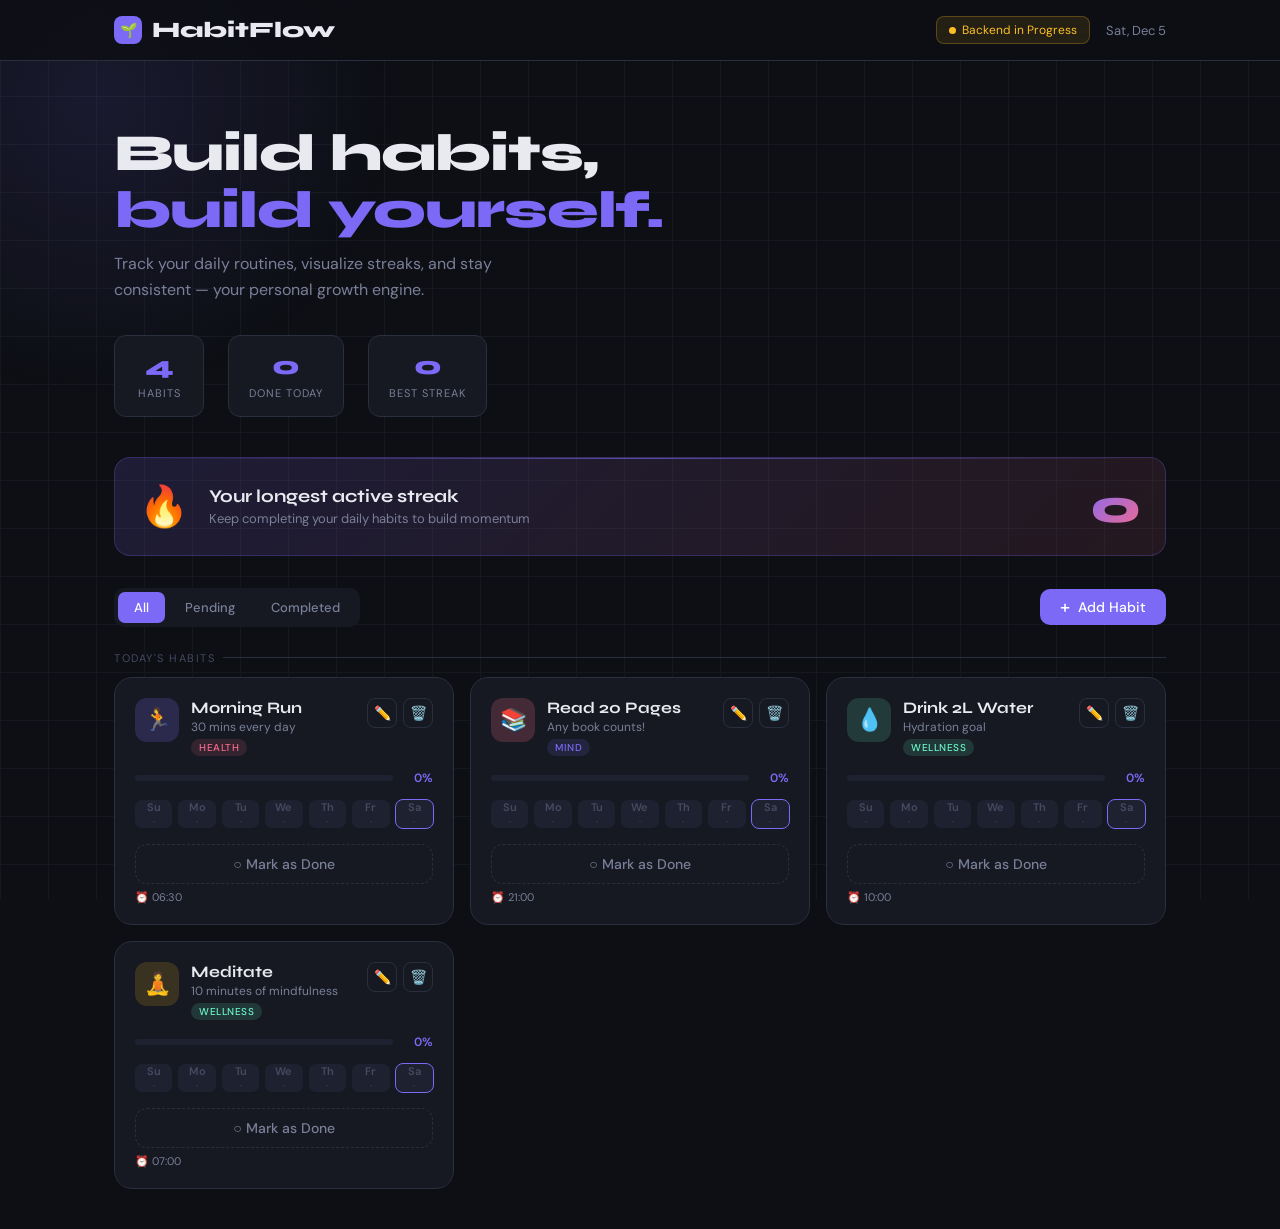
<file: src/main/resources/static/app.html>
<!DOCTYPE html>
<html lang="en">
<head>
<meta charset="UTF-8">
<meta name="viewport" content="width=device-width, initial-scale=1.0">
<title>HabitFlow — Track Your Daily Habits</title>
<link href="https://fonts.googleapis.com/css2?family=Syne:wght@400;600;700;800&family=DM+Sans:ital,wght@0,300;0,400;0,500;1,300&display=swap" rel="stylesheet">
<style>
  :root {
    --bg: #0d0f14;
    --surface: #161921;
    --surface2: #1e2230;
    --border: #2a2f3e;
    --accent: #7c6af7;
    --accent2: #f76a8c;
    --accent3: #6af7c8;
    --text: #e8eaf0;
    --text-dim: #7a7f99;
    --text-dimmer: #454a60;
    --green: #4ade80;
    --yellow: #fbbf24;
    --red: #f87171;
  }

  *, *::before, *::after { box-sizing: border-box; margin: 0; padding: 0; }

  body {
    background: var(--bg);
    color: var(--text);
    font-family: 'DM Sans', sans-serif;
    min-height: 100vh;
    overflow-x: hidden;
  }

  /* Background grid */
  body::before {
    content: '';
    position: fixed;
    inset: 0;
    background-image:
      linear-gradient(var(--border) 1px, transparent 1px),
      linear-gradient(90deg, var(--border) 1px, transparent 1px);
    background-size: 48px 48px;
    opacity: 0.3;
    pointer-events: none;
    z-index: 0;
  }

  body::after {
    content: '';
    position: fixed;
    top: -200px; left: -200px;
    width: 600px; height: 600px;
    background: radial-gradient(circle, rgba(124,106,247,0.12) 0%, transparent 70%);
    pointer-events: none;
    z-index: 0;
    animation: orb 8s ease-in-out infinite alternate;
  }

  @keyframes orb {
    to { transform: translate(60px, 80px); }
  }

  .container {
    max-width: 1100px;
    margin: 0 auto;
    padding: 0 24px;
    position: relative;
    z-index: 1;
  }

  /* NAV */
  nav {
    position: sticky; top: 0; z-index: 100;
    background: rgba(13,15,20,0.85);
    backdrop-filter: blur(16px);
    border-bottom: 1px solid var(--border);
    padding: 16px 0;
  }
  nav .inner {
    max-width: 1100px; margin: 0 auto; padding: 0 24px;
    display: flex; align-items: center; justify-content: space-between;
  }
  .logo {
    font-family: 'Syne', sans-serif;
    font-weight: 800; font-size: 22px;
    display: flex; align-items: center; gap: 10px;
  }
  .logo-dot {
    width: 28px; height: 28px;
    background: var(--accent);
    border-radius: 8px;
    display: flex; align-items: center; justify-content: center;
    font-size: 14px;
  }
  .nav-badge {
    background: rgba(124,106,247,0.15);
    border: 1px solid rgba(124,106,247,0.3);
    color: var(--accent);
    padding: 4px 12px;
    border-radius: 20px;
    font-size: 12px;
    font-weight: 500;
    letter-spacing: 0.5px;
    animation: pulse-badge 2s ease-in-out infinite;
  }
  @keyframes pulse-badge {
    0%,100% { opacity:1; } 50% { opacity:0.6; }
  }
  .nav-right { display: flex; align-items: center; gap: 16px; }
  .nav-date { font-size: 13px; color: var(--text-dim); }

  /* HERO */
  .hero {
    padding: 64px 0 40px;
    display: flex; align-items: center; justify-content: space-between;
    gap: 32px;
  }
  .hero h1 {
    font-family: 'Syne', sans-serif;
    font-size: clamp(32px,5vw,52px);
    font-weight: 800;
    line-height: 1.1;
    letter-spacing: -1px;
  }
  .hero h1 span { color: var(--accent); }
  .hero p { color: var(--text-dim); margin-top: 12px; font-size: 16px; line-height: 1.6; max-width: 440px; }
  .hero-stats {
    display: flex; gap: 24px;
    margin-top: 32px;
  }
  .stat-pill {
    background: var(--surface);
    border: 1px solid var(--border);
    border-radius: 12px;
    padding: 14px 20px;
    text-align: center;
    min-width: 90px;
  }
  .stat-pill .num {
    font-family: 'Syne', sans-serif;
    font-size: 26px;
    font-weight: 800;
    color: var(--accent);
    display: block;
  }
  .stat-pill .lbl { font-size: 11px; color: var(--text-dim); text-transform: uppercase; letter-spacing: 1px; }

  /* STREAK BANNER */
  .streak-banner {
    background: linear-gradient(135deg, rgba(124,106,247,0.15), rgba(247,106,140,0.1));
    border: 1px solid rgba(124,106,247,0.25);
    border-radius: 16px;
    padding: 20px 24px;
    display: flex; align-items: center; gap: 20px;
    margin-bottom: 32px;
    position: relative; overflow: hidden;
  }
  .streak-banner::before {
    content: '';
    position: absolute; top: 0; left: 0; right: 0; height: 1px;
    background: linear-gradient(90deg, transparent, rgba(124,106,247,0.6), transparent);
  }
  .streak-fire { font-size: 40px; }
  .streak-text strong {
    font-family: 'Syne', sans-serif;
    font-size: 18px; font-weight: 700; display: block;
  }
  .streak-text span { font-size: 13px; color: var(--text-dim); }
  .streak-days {
    margin-left: auto;
    font-family: 'Syne', sans-serif;
    font-size: 48px; font-weight: 800;
    background: linear-gradient(135deg, var(--accent), var(--accent2));
    -webkit-background-clip: text; -webkit-text-fill-color: transparent;
  }

  /* TOOLBAR */
  .toolbar {
    display: flex; align-items: center; gap: 12px;
    margin-bottom: 24px; flex-wrap: wrap;
  }
  .filter-tabs { display: flex; gap: 4px; background: var(--surface); border-radius: 10px; padding: 4px; }
  .filter-tab {
    padding: 7px 16px; border-radius: 7px; border: none;
    background: none; color: var(--text-dim);
    font-family: 'DM Sans', sans-serif; font-size: 13px; font-weight: 500;
    cursor: pointer; transition: all 0.2s;
  }
  .filter-tab.active { background: var(--accent); color: #fff; }
  .filter-tab:hover:not(.active) { color: var(--text); }

  .btn-add {
    margin-left: auto;
    background: var(--accent);
    color: #fff; border: none;
    padding: 9px 20px; border-radius: 10px;
    font-family: 'DM Sans', sans-serif; font-size: 14px; font-weight: 500;
    cursor: pointer; display: flex; align-items: center; gap: 8px;
    transition: all 0.2s;
  }
  .btn-add:hover { background: #6b5af0; transform: translateY(-1px); box-shadow: 0 8px 20px rgba(124,106,247,0.3); }
  .btn-add .icon { font-size: 18px; line-height: 1; }

  /* HABIT GRID */
  .habits-grid {
    display: grid;
    grid-template-columns: repeat(auto-fill, minmax(320px, 1fr));
    gap: 16px;
    margin-bottom: 40px;
  }

  .habit-card {
    background: var(--surface);
    border: 1px solid var(--border);
    border-radius: 18px;
    padding: 20px;
    position: relative; overflow: hidden;
    transition: all 0.25s;
    animation: cardIn 0.4s ease backwards;
    cursor: pointer;
  }
  .habit-card:hover { border-color: rgba(124,106,247,0.4); transform: translateY(-2px); box-shadow: 0 12px 32px rgba(0,0,0,0.3); }
  .habit-card.completed { border-color: rgba(74,222,128,0.3); }
  .habit-card.completed::before {
    content: '';
    position: absolute; inset: 0;
    background: linear-gradient(135deg, rgba(74,222,128,0.05), transparent);
    pointer-events: none;
  }

  @keyframes cardIn {
    from { opacity: 0; transform: translateY(16px); }
    to { opacity: 1; transform: translateY(0); }
  }

  .habit-top { display: flex; align-items: flex-start; justify-content: space-between; margin-bottom: 14px; }
  .habit-icon-wrap {
    width: 44px; height: 44px;
    border-radius: 12px;
    display: flex; align-items: center; justify-content: center;
    font-size: 22px;
    flex-shrink: 0;
  }
  .habit-meta { flex: 1; padding: 0 12px; }
  .habit-name {
    font-family: 'Syne', sans-serif;
    font-size: 16px; font-weight: 700;
    margin-bottom: 2px;
  }
  .habit-desc { font-size: 12px; color: var(--text-dim); }

  .habit-actions { display: flex; gap: 6px; }
  .act-btn {
    width: 30px; height: 30px; border-radius: 8px;
    border: 1px solid var(--border); background: none;
    color: var(--text-dim); font-size: 14px;
    cursor: pointer; display: flex; align-items: center; justify-content: center;
    transition: all 0.2s;
  }
  .act-btn:hover { background: var(--surface2); color: var(--text); }
  .act-btn.del:hover { border-color: var(--red); color: var(--red); }

  /* Progress bar */
  .prog-row { display: flex; align-items: center; gap: 10px; margin-bottom: 14px; }
  .prog-bar-bg {
    flex: 1; height: 6px; background: var(--surface2); border-radius: 99px; overflow: hidden;
  }
  .prog-bar-fill {
    height: 100%; border-radius: 99px;
    background: linear-gradient(90deg, var(--accent), var(--accent2));
    transition: width 0.5s cubic-bezier(0.34,1.56,0.64,1);
  }
  .prog-pct { font-size: 12px; font-weight: 600; color: var(--accent); min-width: 30px; text-align: right; }

  /* Week dots */
  .week-dots { display: flex; gap: 6px; margin-bottom: 16px; }
  .day-dot {
    flex: 1; height: 28px; border-radius: 7px;
    display: flex; flex-direction: column; align-items: center; justify-content: center;
    font-size: 9px; color: var(--text-dimmer);
    background: var(--surface2);
    transition: all 0.2s;
    cursor: default;
    position: relative;
  }
  .day-dot.done { background: rgba(124,106,247,0.2); color: var(--accent); }
  .day-dot.today { ring: 1px solid var(--accent); outline: 1.5px solid var(--accent); }
  .day-dot .dot-day { font-weight: 600; font-size: 11px; margin-bottom: 1px; }
  .day-dot .dot-check { font-size: 10px; }

  /* Check button */
  .check-btn {
    width: 100%; padding: 10px;
    border-radius: 12px; border: 1.5px dashed var(--border);
    background: none; color: var(--text-dim);
    font-family: 'DM Sans', sans-serif; font-size: 14px; font-weight: 500;
    cursor: pointer; display: flex; align-items: center; justify-content: center; gap: 8px;
    transition: all 0.25s;
  }
  .check-btn:hover { border-color: var(--green); color: var(--green); background: rgba(74,222,128,0.05); }
  .check-btn.done {
    border-style: solid; border-color: rgba(74,222,128,0.4);
    background: rgba(74,222,128,0.08); color: var(--green);
  }

  /* Streak badge */
  .streak-badge {
    position: absolute; top: 16px; right: 16px;
    background: linear-gradient(135deg, #f59e0b, #ef4444);
    border-radius: 8px; padding: 3px 8px;
    font-size: 11px; font-weight: 700; color: #fff;
    display: flex; align-items: center; gap: 3px;
  }

  /* MODAL */
  .modal-overlay {
    position: fixed; inset: 0; z-index: 200;
    background: rgba(0,0,0,0.7);
    backdrop-filter: blur(8px);
    display: flex; align-items: center; justify-content: center;
    opacity: 0; pointer-events: none;
    transition: opacity 0.2s;
  }
  .modal-overlay.open { opacity: 1; pointer-events: all; }
  .modal {
    background: var(--surface);
    border: 1px solid var(--border);
    border-radius: 24px;
    padding: 32px;
    width: 100%; max-width: 440px; margin: 16px;
    transform: scale(0.95) translateY(8px);
    transition: all 0.25s cubic-bezier(0.34,1.2,0.64,1);
  }
  .modal-overlay.open .modal { transform: scale(1) translateY(0); }
  .modal h3 {
    font-family: 'Syne', sans-serif;
    font-size: 22px; font-weight: 800; margin-bottom: 24px;
    display: flex; align-items: center; gap: 10px;
  }

  .form-group { margin-bottom: 16px; }
  .form-group label { display: block; font-size: 12px; font-weight: 500; color: var(--text-dim); margin-bottom: 6px; text-transform: uppercase; letter-spacing: 0.5px; }
  .form-group input, .form-group select, .form-group textarea {
    width: 100%; background: var(--surface2); border: 1px solid var(--border);
    border-radius: 10px; padding: 11px 14px;
    color: var(--text); font-family: 'DM Sans', sans-serif; font-size: 14px;
    outline: none; transition: border-color 0.2s;
  }
  .form-group input:focus, .form-group select:focus, .form-group textarea:focus { border-color: var(--accent); }
  .form-group textarea { resize: vertical; min-height: 70px; }
  .form-group select option { background: #1e2230; }

  .emoji-grid { display: flex; flex-wrap: wrap; gap: 8px; }
  .emoji-btn {
    width: 40px; height: 40px; border-radius: 10px;
    border: 1.5px solid var(--border); background: var(--surface2);
    font-size: 18px; cursor: pointer; display: flex; align-items: center; justify-content: center;
    transition: all 0.15s;
  }
  .emoji-btn.sel { border-color: var(--accent); background: rgba(124,106,247,0.15); }
  .emoji-btn:hover { border-color: var(--text-dim); }

  .color-grid { display: flex; gap: 8px; flex-wrap: wrap; }
  .color-btn {
    width: 28px; height: 28px; border-radius: 8px;
    border: 2px solid transparent; cursor: pointer;
    transition: all 0.15s;
  }
  .color-btn.sel { border-color: #fff; transform: scale(1.15); }

  .modal-footer { display: flex; gap: 10px; margin-top: 24px; }
  .btn-cancel {
    flex: 1; padding: 12px;
    background: var(--surface2); border: 1px solid var(--border);
    color: var(--text-dim); border-radius: 12px;
    font-family: 'DM Sans', sans-serif; font-size: 14px; font-weight: 500;
    cursor: pointer; transition: all 0.2s;
  }
  .btn-cancel:hover { color: var(--text); }
  .btn-save {
    flex: 2; padding: 12px;
    background: var(--accent); border: none;
    color: #fff; border-radius: 12px;
    font-family: 'DM Sans', sans-serif; font-size: 14px; font-weight: 600;
    cursor: pointer; transition: all 0.2s;
  }
  .btn-save:hover { background: #6b5af0; }

  /* TOAST */
  .toast-container { position: fixed; bottom: 24px; right: 24px; z-index: 300; display: flex; flex-direction: column; gap: 8px; }
  .toast {
    background: var(--surface);
    border: 1px solid var(--border);
    border-radius: 12px; padding: 12px 18px;
    display: flex; align-items: center; gap: 10px;
    font-size: 14px; min-width: 220px;
    animation: toastIn 0.3s ease;
    box-shadow: 0 8px 24px rgba(0,0,0,0.3);
  }
  @keyframes toastIn {
    from { opacity: 0; transform: translateX(16px); }
    to { opacity: 1; transform: translateX(0); }
  }
  .toast.success { border-color: rgba(74,222,128,0.3); }
  .toast.error { border-color: rgba(248,113,113,0.3); }

  /* EMPTY STATE */
  .empty-state {
    grid-column: 1/-1;
    text-align: center; padding: 60px 20px;
  }
  .empty-state .icon { font-size: 52px; margin-bottom: 16px; }
  .empty-state h3 { font-family: 'Syne', sans-serif; font-size: 22px; font-weight: 700; margin-bottom: 8px; }
  .empty-state p { color: var(--text-dim); font-size: 14px; }

  /* API status */
  .api-status {
    display: inline-flex; align-items: center; gap: 6px;
    background: rgba(251,191,36,0.1);
    border: 1px solid rgba(251,191,36,0.25);
    border-radius: 8px; padding: 5px 12px;
    font-size: 12px; color: var(--yellow);
  }
  .api-dot { width: 7px; height: 7px; border-radius: 50%; background: var(--yellow); animation: blink 1.5s ease-in-out infinite; }
  @keyframes blink { 0%,100%{opacity:1} 50%{opacity:0.3} }

  /* SECTION LABEL */
  .section-label {
    font-size: 11px; text-transform: uppercase; letter-spacing: 1.5px;
    color: var(--text-dimmer); margin-bottom: 12px;
    display: flex; align-items: center; gap: 8px;
  }
  .section-label::after { content: ''; flex: 1; height: 1px; background: var(--border); }

  /* SCROLLBAR */
  ::-webkit-scrollbar { width: 6px; }
  ::-webkit-scrollbar-track { background: transparent; }
  ::-webkit-scrollbar-thumb { background: var(--border); border-radius: 99px; }

  /* REMINDER BADGE */
  .reminder-badge {
    font-size: 11px; color: var(--text-dim);
    display: flex; align-items: center; gap: 4px; margin-top: 6px;
  }

  .category-chip {
    display: inline-block; font-size: 10px; padding: 2px 8px;
    border-radius: 20px; margin-top: 4px; font-weight: 500;
    text-transform: uppercase; letter-spacing: 0.5px;
  }
</style>
</head>
<body>

<nav>
  <div class="inner">
    <div class="logo">
      <div class="logo-dot">🌱</div>
      HabitFlow
    </div>
    <div class="nav-right">
      <div class="api-status"><div class="api-dot"></div> Backend in Progress</div>
      <div class="nav-date" id="navDate"></div>
    </div>
  </div>
</nav>

<div class="container">
  <div class="hero">
    <div>
      <h1>Build habits,<br><span>build yourself.</span></h1>
      <p>Track your daily routines, visualize streaks, and stay consistent — your personal growth engine.</p>
      <div class="hero-stats">
        <div class="stat-pill"><span class="num" id="totalHabits">0</span><span class="lbl">Habits</span></div>
        <div class="stat-pill"><span class="num" id="todayDone">0</span><span class="lbl">Done Today</span></div>
        <div class="stat-pill"><span class="num" id="bestStreak">0</span><span class="lbl">Best Streak</span></div>
      </div>
    </div>
  </div>

  <div class="streak-banner" id="streakBanner">
    <div class="streak-fire">🔥</div>
    <div class="streak-text">
      <strong>Your longest active streak</strong>
      <span>Keep completing your daily habits to build momentum</span>
    </div>
    <div class="streak-days" id="streakNum">0</div>
  </div>

  <div class="toolbar">
    <div class="filter-tabs">
      <button class="filter-tab active" onclick="setFilter('all', this)">All</button>
      <button class="filter-tab" onclick="setFilter('pending', this)">Pending</button>
      <button class="filter-tab" onclick="setFilter('done', this)">Completed</button>
    </div>
    <button class="btn-add" onclick="openModal()"><span class="icon">+</span> Add Habit</button>
  </div>

  <div class="section-label">Today's Habits</div>

  <div class="habits-grid" id="habitsGrid"></div>
</div>

<!-- Modal -->
<div class="modal-overlay" id="modalOverlay" onclick="closeOnBackdrop(event)">
  <div class="modal">
    <h3>✨ New Habit</h3>
    <div class="form-group">
      <label>Habit Name</label>
      <input type="text" id="habitName" placeholder="e.g. Morning Run, Read 30 min..." maxlength="40">
    </div>
    <div class="form-group">
      <label>Description</label>
      <textarea id="habitDesc" placeholder="What's your goal? (optional)"></textarea>
    </div>
    <div class="form-group">
      <label>Icon</label>
      <div class="emoji-grid" id="emojiGrid"></div>
    </div>
    <div class="form-group">
      <label>Color</label>
      <div class="color-grid" id="colorGrid"></div>
    </div>
    <div class="form-group">
      <label>Category</label>
      <select id="habitCategory">
        <option value="health">💪 Health & Fitness</option>
        <option value="mind">🧠 Mind & Learning</option>
        <option value="wellness">🧘 Wellness</option>
        <option value="productivity">⚡ Productivity</option>
        <option value="social">🤝 Social</option>
        <option value="custom">🎯 Custom</option>
      </select>
    </div>
    <div class="form-group">
      <label>Reminder Time (UI only)</label>
      <input type="time" id="habitReminder" value="08:00">
    </div>
    <div class="modal-footer">
      <button class="btn-cancel" onclick="closeModal()">Cancel</button>
      <button class="btn-save" onclick="saveHabit()">Create Habit</button>
    </div>
  </div>
</div>

<!-- Toasts -->
<div class="toast-container" id="toastContainer"></div>

<script>
// ─── DATA ────────────────────────────────────────────────────
const EMOJIS = ['🏃','📚','💧','🧘','🥗','✍️','💪','🎵','🌿','😴','🧠','🎨','💻','📱','☀️','🚴','🏊','🎯','🧹','🫁'];
const COLORS = [
  { bg: 'rgba(124,106,247,0.2)', icon: '#7c6af7', name: 'purple' },
  { bg: 'rgba(247,106,140,0.2)', icon: '#f76a8c', name: 'pink' },
  { bg: 'rgba(106,247,200,0.15)', icon: '#6af7c8', name: 'teal' },
  { bg: 'rgba(251,191,36,0.15)', icon: '#fbbf24', name: 'yellow' },
  { bg: 'rgba(74,222,128,0.15)', icon: '#4ade80', name: 'green' },
  { bg: 'rgba(96,165,250,0.15)', icon: '#60a5fa', name: 'blue' },
  { bg: 'rgba(248,113,113,0.15)', icon: '#f87171', name: 'red' },
  { bg: 'rgba(192,132,252,0.15)', icon: '#c084fc', name: 'lavender' },
];
const CATEGORY_COLORS = { health:'#f76a8c', mind:'#7c6af7', wellness:'#6af7c8', productivity:'#fbbf24', social:'#60a5fa', custom:'#c084fc' };
const DAYS = ['Su','Mo','Tu','We','Th','Fr','Sa'];
const today = new Date();

let habits = JSON.parse(localStorage.getItem('habits') || '[]');
let selectedEmoji = EMOJIS[0];
let selectedColor = COLORS[0];
let currentFilter = 'all';
let editingId = null;

// ─── NAV DATE ────────────────────────────────────────────────
document.getElementById('navDate').textContent = today.toLocaleDateString('en-US', { weekday:'short', month:'short', day:'numeric' });

// ─── SEED DATA (first load) ─────────────────────────────────
if (!habits.length) {
  habits = [
    { id: 1, name: 'Morning Run', desc: '30 mins every day', emoji: '🏃', color: COLORS[0], category: 'health', reminder: '06:30', completedDates: [] },
    { id: 2, name: 'Read 20 Pages', desc: 'Any book counts!', emoji: '📚', color: COLORS[1], category: 'mind', reminder: '21:00', completedDates: [] },
    { id: 3, name: 'Drink 2L Water', desc: 'Hydration goal', emoji: '💧', color: COLORS[2], category: 'wellness', reminder: '10:00', completedDates: [] },
    { id: 4, name: 'Meditate', desc: '10 minutes of mindfulness', emoji: '🧘', color: COLORS[3], category: 'wellness', reminder: '07:00', completedDates: [] },
  ];
  save();
}

// ─── HELPERS ─────────────────────────────────────────────────
function save() { localStorage.setItem('habits', JSON.stringify(habits)); }
function todayStr() { return today.toISOString().slice(0,10); }
function isCompletedToday(h) { return h.completedDates.includes(todayStr()); }
function getStreak(h) {
  let streak = 0, d = new Date();
  for (let i = 0; i < 365; i++) {
    const s = d.toISOString().slice(0,10);
    if (h.completedDates.includes(s)) { streak++; d.setDate(d.getDate()-1); }
    else break;
  }
  return streak;
}
function getWeekDates() {
  const w = [];
  for (let i = 6; i >= 0; i--) {
    const d = new Date(); d.setDate(d.getDate()-i);
    w.push(d.toISOString().slice(0,10));
  }
  return w;
}
function getPct(h) {
  if (!h.completedDates.length) return 0;
  const w = getWeekDates();
  const done = w.filter(d => h.completedDates.includes(d)).length;
  return Math.round((done/7)*100);
}

// ─── STATS ──────────────────────────────────────────────────
function updateStats() {
  document.getElementById('totalHabits').textContent = habits.length;
  document.getElementById('todayDone').textContent = habits.filter(isCompletedToday).length;
  const best = habits.reduce((m, h) => Math.max(m, getStreak(h)), 0);
  document.getElementById('bestStreak').textContent = best;
  document.getElementById('streakNum').textContent = best;
}

// ─── RENDER ─────────────────────────────────────────────────
function render() {
  updateStats();
  const grid = document.getElementById('habitsGrid');
  grid.innerHTML = '';

  let filtered = habits;
  if (currentFilter === 'done') filtered = habits.filter(isCompletedToday);
  if (currentFilter === 'pending') filtered = habits.filter(h => !isCompletedToday(h));

  if (!filtered.length) {
    grid.innerHTML = `<div class="empty-state">
      <div class="icon">${currentFilter==='done'?'🎉':'🌱'}</div>
      <h3>${currentFilter==='done'?'None completed yet today':'All caught up!'}</h3>
      <p>${currentFilter==='done'?'Start checking off your habits!':'Add a new habit to start tracking.'}</p>
    </div>`;
    return;
  }

  const week = getWeekDates();
  filtered.forEach((h, idx) => {
    const done = isCompletedToday(h);
    const streak = getStreak(h);
    const pct = getPct(h);
    const catColor = CATEGORY_COLORS[h.category] || '#7c6af7';

    const card = document.createElement('div');
    card.className = 'habit-card' + (done ? ' completed' : '');
    card.style.animationDelay = `${idx*0.06}s`;

    // Week dots
    const dotsHTML = week.map((d, i) => {
      const dayObj = new Date(d + 'T00:00:00');
      const dayLetter = DAYS[dayObj.getDay()];
      const isDone = h.completedDates.includes(d);
      const isToday = d === todayStr();
      return `<div class="day-dot ${isDone?'done':''} ${isToday?'today':''}">
        <span class="dot-day">${dayLetter}</span>
        <span class="dot-check">${isDone?'✓':'·'}</span>
      </div>`;
    }).join('');

    card.innerHTML = `
      ${streak >= 3 ? `<div class="streak-badge">🔥 ${streak}d</div>` : ''}
      <div class="habit-top">
        <div class="habit-icon-wrap" style="background:${h.color.bg}">
          <span style="font-size:22px">${h.emoji}</span>
        </div>
        <div class="habit-meta">
          <div class="habit-name">${h.name}</div>
          <div class="habit-desc">${h.desc || ''}</div>
          <span class="category-chip" style="background:${catColor}22;color:${catColor}">${h.category}</span>
        </div>
        <div class="habit-actions">
          <button class="act-btn" title="Edit" onclick="editHabit(${h.id}, event)">✏️</button>
          <button class="act-btn del" title="Delete" onclick="deleteHabit(${h.id}, event)">🗑️</button>
        </div>
      </div>
      <div class="prog-row">
        <div class="prog-bar-bg"><div class="prog-bar-fill" style="width:${pct}%"></div></div>
        <span class="prog-pct">${pct}%</span>
      </div>
      <div class="week-dots">${dotsHTML}</div>
      <button class="check-btn ${done?'done':''}" onclick="toggleHabit(${h.id}, event)">
        ${done ? '✅ Completed Today' : '○ Mark as Done'}
      </button>
      <div class="reminder-badge">⏰ ${h.reminder || '—'}</div>
    `;
    grid.appendChild(card);
  });
}

// ─── TOGGLE ─────────────────────────────────────────────────
function toggleHabit(id, e) {
  e.stopPropagation();
  const h = habits.find(x => x.id === id);
  if (!h) return;
  const t = todayStr();
  if (h.completedDates.includes(t)) {
    h.completedDates = h.completedDates.filter(d => d !== t);
    toast('Habit unchecked', '↩️');
  } else {
    h.completedDates.push(t);
    const s = getStreak(h);
    toast(s >= 3 ? `🔥 ${s}-day streak! Keep it up!` : '✅ Habit completed!', s >= 3 ? '🎉' : '✅', 'success');
  }
  save(); render();
}

// ─── DELETE ─────────────────────────────────────────────────
function deleteHabit(id, e) {
  e.stopPropagation();
  if (!confirm('Delete this habit?')) return;
  habits = habits.filter(h => h.id !== id);
  save(); render();
  toast('Habit deleted', '🗑️');
}

// ─── EDIT ───────────────────────────────────────────────────
function editHabit(id, e) {
  e.stopPropagation();
  const h = habits.find(x => x.id === id);
  if (!h) return;
  editingId = id;
  document.getElementById('habitName').value = h.name;
  document.getElementById('habitDesc').value = h.desc || '';
  document.getElementById('habitCategory').value = h.category;
  document.getElementById('habitReminder').value = h.reminder || '08:00';
  selectedEmoji = h.emoji;
  selectedColor = h.color;
  document.querySelector('.modal h3').textContent = '✏️ Edit Habit';
  renderEmojiGrid(); renderColorGrid();
  openModal();
}

// ─── FILTER ─────────────────────────────────────────────────
function setFilter(f, btn) {
  currentFilter = f;
  document.querySelectorAll('.filter-tab').forEach(b => b.classList.remove('active'));
  btn.classList.add('active');
  render();
}

// ─── MODAL ──────────────────────────────────────────────────
function openModal() {
  document.getElementById('modalOverlay').classList.add('open');
}
function closeModal() {
  document.getElementById('modalOverlay').classList.remove('open');
  editingId = null;
  document.querySelector('.modal h3').textContent = '✨ New Habit';
  document.getElementById('habitName').value = '';
  document.getElementById('habitDesc').value = '';
  document.getElementById('habitReminder').value = '08:00';
  selectedEmoji = EMOJIS[0]; selectedColor = COLORS[0];
  renderEmojiGrid(); renderColorGrid();
}
function closeOnBackdrop(e) { if (e.target === e.currentTarget) closeModal(); }

function saveHabit() {
  const name = document.getElementById('habitName').value.trim();
  if (!name) { toast('Please enter a habit name', '⚠️', 'error'); return; }

  const data = {
    name,
    desc: document.getElementById('habitDesc').value.trim(),
    emoji: selectedEmoji,
    color: selectedColor,
    category: document.getElementById('habitCategory').value,
    reminder: document.getElementById('habitReminder').value,
  };

  if (editingId) {
    const h = habits.find(x => x.id === editingId);
    Object.assign(h, data);
    toast('Habit updated!', '✏️', 'success');
  } else {
    habits.push({ id: Date.now(), completedDates: [], ...data });
    toast('New habit created!', '🌱', 'success');
  }
  save(); closeModal(); render();
}

// ─── EMOJI / COLOR GRIDS ────────────────────────────────────
function renderEmojiGrid() {
  document.getElementById('emojiGrid').innerHTML = EMOJIS.map(e =>
    `<button class="emoji-btn ${e===selectedEmoji?'sel':''}" onclick="selectEmoji('${e}')">${e}</button>`
  ).join('');
}
function selectEmoji(e) { selectedEmoji = e; renderEmojiGrid(); }

function renderColorGrid() {
  document.getElementById('colorGrid').innerHTML = COLORS.map((c,i) =>
    `<button class="color-btn ${c===selectedColor?'sel':''}" style="background:${c.icon}" onclick="selectColor(${i})"></button>`
  ).join('');
}
function selectColor(i) { selectedColor = COLORS[i]; renderColorGrid(); }

// ─── TOAST ──────────────────────────────────────────────────
function toast(msg, icon='ℹ️', type='') {
  const t = document.createElement('div');
  t.className = `toast ${type}`;
  t.innerHTML = `<span>${icon}</span><span>${msg}</span>`;
  document.getElementById('toastContainer').appendChild(t);
  setTimeout(() => t.remove(), 3000);
}

// ─── INIT ────────────────────────────────────────────────────
renderEmojiGrid();
renderColorGrid();
render();
</script>
</body>
</html>
</file>
